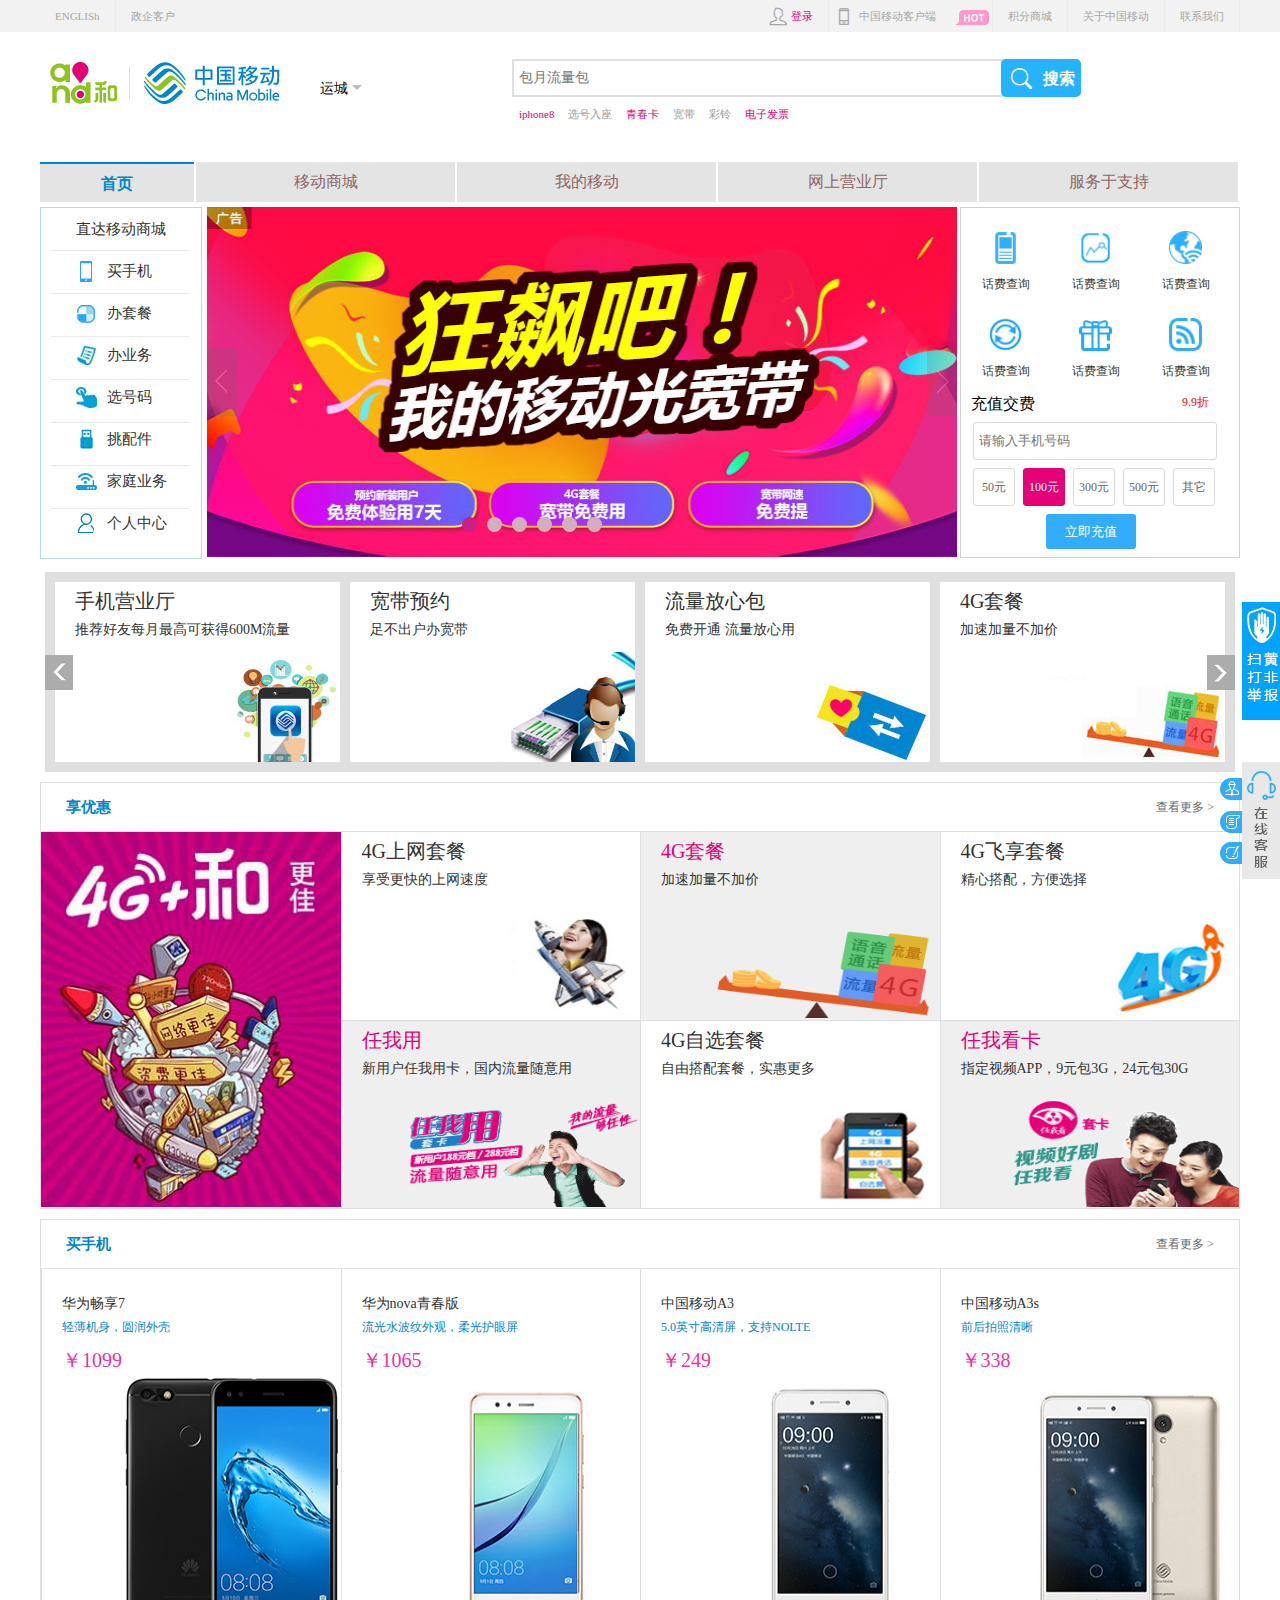
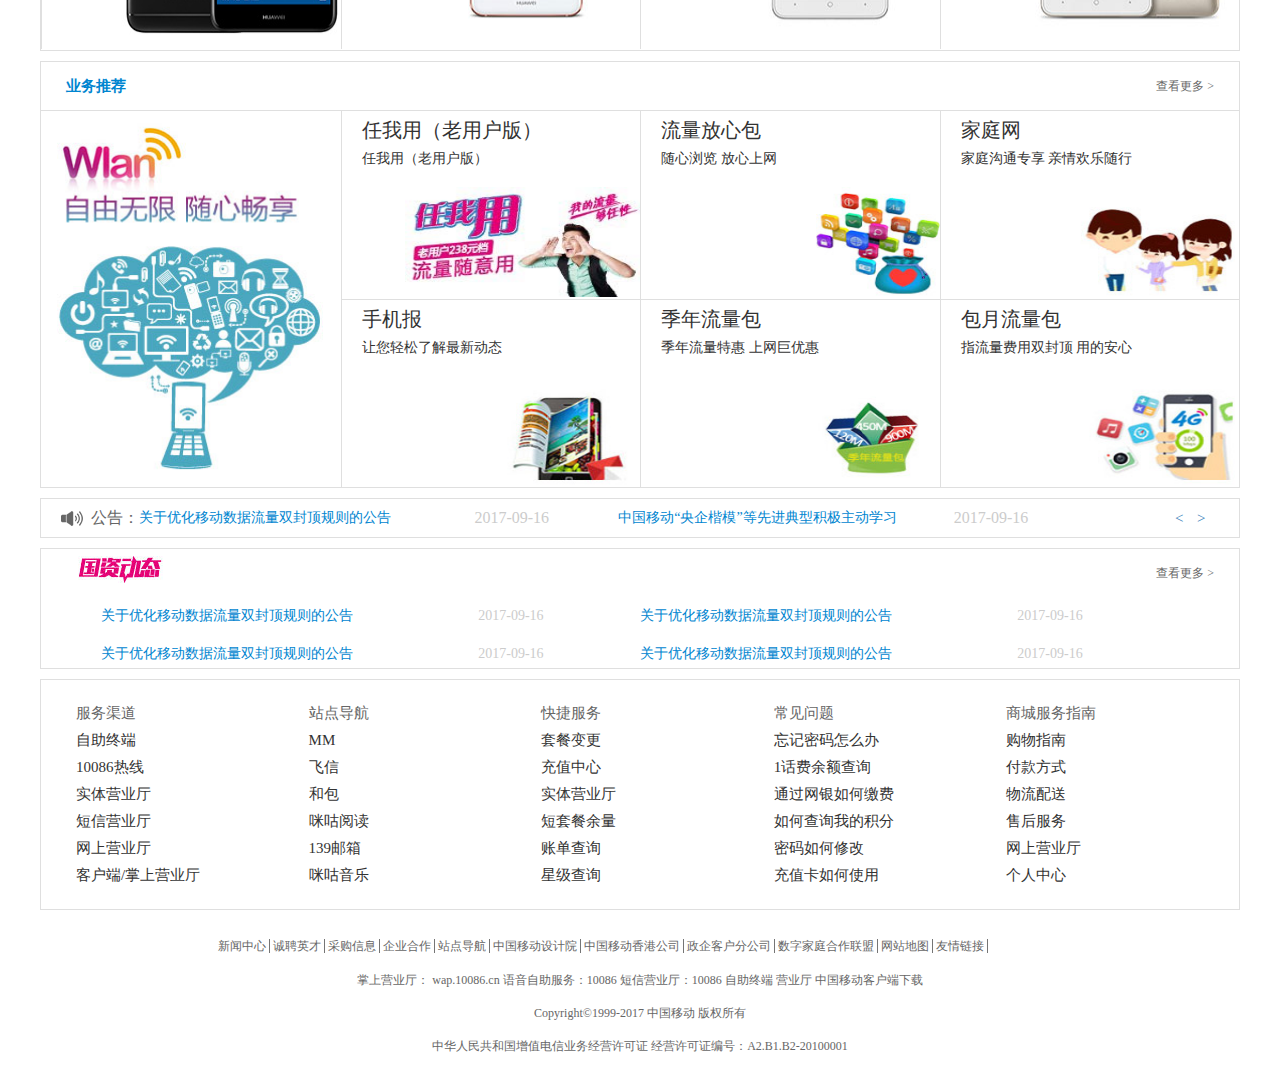
<file: index.html>
<!DOCTYPE html>
<html lang="en">
<head>
	<meta charset="UTF-8">
	<title>移动</title>
	<link rel="stylesheet" href="css/index.css">
	<script src="js/animate.js"></script>
	<script src="js/index.js"></script>
	<link rel="stylesheet" href="iconfont/iconfont.css">
</head>
<body>	
<!-- 头部 -->
<header>
	<div class="header-main">
		<div class="header-main-left">
			<em>ENGLISh</em>
			<a href="" class="header-main-weizi2">政企客户</a>
		</div>
		<ul class="header-main-right">			
			<li>
				<a href="" class="header-main-weizi1">联系我们 </a>
			</li>
			<li>
				<a href="" class="header-main-weizi1">关于中国移动
				</a>
			</li>
			<li>
				<a href="" class="header-main-weizi1">积分商城 </a>
			</li>
			<li>
				<a href="" class="header-main-weizi1  aa">
					<div class="header-main-icon n4">
						<img src="img/n3.gif" alt="">
					</div>
					中国移动客户端&nbsp;&nbsp;&nbsp;&nbsp;			
					<div class="header-main-icon n2">
						<i class="icon icon-shouji"></i>
					</div>
					<div class="erweima">
						<img src="img/ewm.jpg" alt="">
						<p>扫一扫，随时查话费！</p>
					</div>
				</a>
			</li>
			<li>
				<a href="" class="header-main-weizi1 bb">登录
					<div class="header-main-icon n1">
						<strong>							
							<i class="icon icon-yonghu"></i>
						</strong>
					</div>
				</a>
			</li>
		</ul>
	</div>
</header>
<!-- 头部结束 -->
<!-- 导航开始 -->
<div class="nav-box">
	<div class="nav-pic">
		<img src="img/logo.png" alt="">
	</div>
	<div class="nav-dz">
		<span>运城</span>
		<div class="sanjiaoxing"></div>
	</div>
	<div class="nav-form">
		<input type="text" placeholder="包月流量包" class="nav-input" title="关键字必须至少有一个汉字或英文字母">
		<div class="nav-input-right">
			<div class="header-main-icon n3">
				<i class="icon icon-sousuo"></i>
			</div>
			<strong>搜索</strong>
		</div>
		<ul class="nav-ul">
			<li>
				<a href="">iphone8</a>
			</li>
			<li>
				<a href="">选号入座</a>
			</li>
			<li>
				<a href="">青春卡</a>
			</li>
			<li>
				<a href="">宽带</a>
			</li>
			<li>
				<a href="">彩铃</a>
			</li>
			<li>
				<a href="">电子发票 </a>
			</li>
		</ul>
	</div>
</div>
<!-- 导航结束 -->

<!-- banner开始 -->
<div class="banner">
	<div class="banner-nav">
		<a href="" class="banner-nav-left">
			<div class="banner-list-wenzi4">首页</div>
		</a>
		<div class="banner-right1">移动商城
			<div class="banner-rightson">
				<p>买手机</p>
				<p>办套餐</p>
				<p>办业务</p>
				<p>挑配件</p>
				<p>立即充值</p>
				<p>个人中心</p>
				<p>合约机</p>
			</div>
		</div>
		<div class="banner-right1">我的移动
			<div class="banner-rightson">
				<p>我的账户</p>
				<p>套餐余量查询</p>
				<p>业务状态查询</p>
				<p>详单查询</p>
				<p>状态查询</p>
				<p>积分查询</p>
				<p>星级查询</p>
			</div>
		</div>
		<div class="banner-right1">网上营业厅
			<div class="banner-rightson">
				<p>网上充值</p>
				<p>话费服务</p>
				<p>资费套餐</p>
				<p>选号入网</p>
				<p>优惠购机</p>
				<p>业务办理</p>
				<p>优惠促销</p>
			</div>
		</div>
		<div class="banner-right1">服务于支持
			<div class="banner-rightson">
				<p>产品</p>
				<p>资费专区</p>
				<p>快带专区</p>
				<p>国际/港澳台</p>
				<p>中国移动营业厅</p>
				<p>手机营业厅</p>
				<p>大数据应用</p>
			</div>
		</div>
	</div>
	<div class="banner-list-box">
		<h1>
			<a href="" class="banner-list-wenzi1">直达移动商城</a>
		</h1>
		<ul class="banner-list">
			<li>
				<div class="banner-bn-pic">
					<img src="img/bn1.gif" alt="">
				</div>				
				<a href="" class="banner-list-wenzi1">买手机</a>
			</li>
			<li>
				<div class="banner-bn-pic">
					<img src="img/bn2.gif" alt="">
				</div>	
				<a href="" class="banner-list-wenzi1">办套餐</a>
			</li>
			<li>
				<div class="banner-bn-pic">
					<img src="img/bn3.gif" alt="">
				</div>	
				<a href="" class="banner-list-wenzi1">办业务</a>
			</li>
			<li>
				<div class="banner-bn-pic">
					<img src="img/bn4.jpg" alt="">
				</div>	
				<a href="" class="banner-list-wenzi1">选号码</a>
			</li>
			<li>
				<div class="banner-bn-pic">
					<img src="img/bn5.gif" alt="">
				</div>	
				<a href="" class="banner-list-wenzi1">挑配件</a>
			</li>
			<li>
				<div class="banner-bn-pic">
					<img src="img/bn6.png" alt="">
				</div>	
				<a href="" class="banner-list-wenzi1">家庭业务</a>
			</li>
			<li>
				<div class="banner-bn-pic">
					<img src="img/bn7.jpg" alt="">
				</div>	
				<a href="" class="banner-list-wenzi1">个人中心</a>
			</li>
		</ul>
	</div>
	<div class="banlist">
	<ul class="banner-pic">
		<li>
			<a href="">
				<img src="img/b1.jpg" alt="" title="开学就用青春卡">
			</a>
		</li>
		<li>
			<a href="">
				<img src="img/b2.jpg" alt="" title="开学就用青春卡">
			</a>
		</li>
	
		<li>
			<a href="">
				<img src="img/b3.jpg" alt="" title="开学就用青春卡">
			</a>
		</li>
	
		<li>
			<a href="">
				<img src="img/b4.jpg" alt="" title="开学就用青春卡">
			</a>
		</li>
	
		<li>
			<a href="">
				<img src="img/b5.jpg" alt="" title="开学就用青春卡">
			</a>
		</li>
	
		<li>
			<a href="">
				<img src="img/b6.jpg" alt="" title="开学就用青春卡">
			</a>
		</li>
	</ul>
	<div class="banner-left"></div>
	<div class="banner-right"></div>
	<ul class="bth-list">
		<li title="开学就用青春卡" class="bth"></li>
		<li title="欢畅吧，我的话费"></li>
		<li title="话费流量特权日"></li>
		<li title="狂飙吧，我的移动光宽带"></li>
		<li title="视频好剧任我看"></li>
		<li title="一带一路"></li>
	</ul>
	</div>
	<div class="banner-main-right">
		<div class="banner-right-top">
			<div class="banner-right-top-son">
				<a href="" class="top-son">
					<img src="img/bn8.gif" alt="">
				</a>
				<span>话费查询</span>
			</div>
			<div class="banner-right-top-son">
				<a href="" class="top-son">
					<img src="img/bn9.gif" alt="">
				</a>
				<span>话费查询</span>
			</div>
			<div class="banner-right-top-son">
				<a href="" class="top-son">
					<img src="img/bn10.png" alt="">
				</a>
				<span>话费查询</span>
			</div>
			<div class="banner-right-top-son">
				<a href="" class="top-son">
					<img src="img/bn11.gif" alt="">
				</a>
				<span>话费查询</span>
			</div>
			<div class="banner-right-top-son">
				<a href="" class="top-son">
					<img src="img/bn12.gif" alt="">
				</a>
				<span>话费查询</span>
			</div>
			<div class="banner-right-top-son">
				<a href="" class="top-son">
					<img src="img/bn13.gif" alt="">
				</a>
				<span>话费查询</span>
			</div>
		</div>
		<div class="banner-chongzhi">
			<div class="banner-xzjf">
				<a href="" class="banner-czjf-wenzi">充值交费</a>
				<span>9.9折</span>
			</div>
			<input type="text" class="banner-input" placeholder="请输入手机号码">
			<div class="banner-cz">
				<a href="" class="banner-cz-son">50元</a>
				<a href="" class="banner-cz-son">100元</a>
				<a href="" class="banner-cz-son">300元</a>
				<a href="" class="banner-cz-son">500元</a>
				<a href="" class="banner-cz-son">其它</a>
			</div>
			<input type="text" value="立即充值" class="ljcz">
		</div>
	</div>
</div>
<!-- banner结束 -->
<!-- 优惠促销开始 -->
<div class="yhcx-box">
	<div class="yhcx-left"></div>
	<div class="yhcx-right"></div>
	<div class="yhcx-main">
		<div class="yhcx-main-son">
			<a href="" class="yhcx-son-wenzi">
				<div class="wenzi1">手机营业厅</div>
				<div class="wenzi2">推荐好友每月最高可获得600M流量</div>
			</a>
			<a href="" class="yhcx-img" title="手机营业厅">
				<img src="img/cx2.jpg" alt="">
			</a>
		</div>
		<div class="yhcx-main-son">
			<a href="" class="yhcx-son-wenzi">
				<div class="wenzi1">宽带预约</div>
				<div class="wenzi2">足不出户办宽带</div>
			</a>
			<a href="" class="yhcx-img" title="宽带预约">
				<img src="img/cx3.jpg" alt="">
			</a>
		</div>
		<div class="yhcx-main-son">
			<a href="" class="yhcx-son-wenzi">
				<div class="wenzi1">流量放心包</div>
				<div class="wenzi2">免费开通 流量放心用</div>
			</a>
			<a href="" class="yhcx-img" title="流量放心包">
				<img src="img/cx4.jpg" alt="">
			</a>
		</div>
		<div class="yhcx-main-son">
			<a href="" class="yhcx-son-wenzi">
				<div class="wenzi1">4G套餐</div>
				<div class="wenzi2">加速加量不加价</div>
			</a>
			<a href="" class="yhcx-img" title="4G套餐">
				<img src="img/cx5.jpg" alt="">
			</a>
		</div>
		<div class="yhcx-main-son">
			<a href="" class="yhcx-son-wenzi">
				<div class="wenzi1">4G套餐</div>
				<div class="wenzi2">加速加量不加价</div>
			</a>
			<a href="" class="yhcx-img" title="4G套餐">
				<img src="img/cx5.jpg" alt="">
			</a>
		</div>
		<div class="yhcx-main-son">
			<a href="" class="yhcx-son-wenzi">
				<div class="wenzi1">宽带预约</div>
				<div class="wenzi2">足不出户办宽带</div>
			</a>
			<a href="" class="yhcx-img" title="宽带预约">
				<img src="img/cx3.jpg" alt="">
			</a>
		</div>
		<div class="yhcx-main-son">
			<a href="" class="yhcx-son-wenzi">
				<div class="wenzi1">流量放心包</div>
				<div class="wenzi2">免费开通 流量放心用</div>
			</a>
			<a href="" class="yhcx-img" title="流量放心包">
				<img src="img/cx4.jpg" alt="">
			</a>
		</div>
		<div class="yhcx-main-son">
			<a href="" class="yhcx-son-wenzi">
				<div class="wenzi1">手机营业厅</div>
				<div class="wenzi2">推荐好友每月最高可获得600M流量</div>
			</a>
			<a href="" class="yhcx-img" title="手机营业厅">
				<img src="img/cx2.jpg" alt="">
			</a>
		</div>
	</div>
</div>
<!-- 优惠促销结束 -->
<!-- 享优惠开始 -->
<div class="xyh-box">
	<div class="xyh-title">
		<span>享优惠</span>
		<a href="" class="xyh-title-right">查看更多 &gt;</a>
	</div>
	<div class="xyh-main">
		<div class="xyh-main-son1">
			<img src="img/xyh1.jpg" alt="" title="4G+和更佳">
		</div>
		<div class="xyh-main-son2" title="4G上网套餐">
			<div class="xyh-4g">
				<a href="" class="yhcx-son-wenzi">
					<div class="wenzi1">4G上网套餐</div>
					<div class="wenzi2">享受更快的上网速度</div>
				</a>
				<a href="" class="yhcx-img xyh">
					<img src="img/xyh2.jpg" alt="">
				</a>
			</div>
			<div class="xyh-4g y1" title="任我用">
				<a href="" class="yhcx-son-wenzi">
					<div class="wenzi1">任我用</div>
					<div class="wenzi2">新用户任我用卡，国内流量随意用</div>
				</a>
				<a href="" class="yhcx-img xyh">
					<img src="img/xyh3.png" alt="">
				</a>
			</div>		
		</div>
		<div class="xyh-main-son2">
			<div class="xyh-4g y1" title="4G套餐">
				<a href="" class="yhcx-son-wenzi">
					<div class="wenzi1">4G套餐</div>
					<div class="wenzi2">加速加量不加价</div>
				</a>
				<a href="" class="yhcx-img xyh">
					<img src="img/xyh4.jpg" alt="">
				</a>
			</div>
			<div class="xyh-4g" title="4G自选套餐">
				<a href="" class="yhcx-son-wenzi">
					<div class="wenzi1">4G自选套餐</div>
					<div class="wenzi2">自由搭配套餐，实惠更多</div>
				</a>
				<a href="" class="yhcx-img xyh">
					<img src="img/xyh6.jpg" alt="">
				</a>
			</div>		
		</div>
		<div class="xyh-main-son2">
			<div class="xyh-4g" title="4G飞享套餐">
				<a href="" class="yhcx-son-wenzi">
					<div class="wenzi1">4G飞享套餐</div>
					<div class="wenzi2">精心搭配，方便选择</div>
				</a>
				<a href="" class="yhcx-img xyh">
					<img src="img/xyh7.jpg" alt="">
				</a>
			</div>
			<div class="xyh-4g y1" title="任我看卡">
				<a href="" class="yhcx-son-wenzi">
					<div class="wenzi1">任我看卡</div>
					<div class="wenzi2">指定视频APP，9元包3G，24元包30G</div>
				</a>
				<a href="" class="yhcx-img xyh">
					<img src="img/xyh8.gif" alt="">
				</a>
			</div>		
		</div>
	</div>
</div>
<!--享优惠开始 -->
<!-- 买手机开始 -->
<div class="xyh-box msj-box">
	<div class="xyh-title">
		<span>买手机</span>
		<a href="" class="xyh-title-right">查看更多 &gt;</a>
	</div>
	<div class="xyh-main msj-main">
		<div class="xyh-main-son2 msj-son2">
			<a href="" class="yhcx-son-wenzi">
				<div class="wenzi1 mjs-wenzi1">华为畅享7</div>
				<div class="wenzi2 mjs-wenzi2">轻薄机身，圆润外壳</div>
				<a href="" class="wenzi1 msj-wenzi3">￥1099</a>
			</a>
			<a href="" class="yhcx-img msj-pic" title="新品上市">
				<img src="img/sj1.jpg" alt="">
			</a>		
		</div>
		<div class="xyh-main-son2 msj-son2">
			<a href="" class="yhcx-son-wenzi">
				<div class="wenzi1 mjs-wenzi1">华为nova青春版</div>
				<div class="wenzi2 mjs-wenzi2">流光水波纹外观，柔光护眼屏</div>
				<a href="" class="wenzi1 msj-wenzi3">￥1065</a>
			</a>
			<a href="" class="yhcx-img msj-pic" title="华为nova青春版 4G+64G">
				<img src="img/sj2.jpg" alt="">
			</a>		
		</div>
		<div class="xyh-main-son2 msj-son2">
			<a href="" class="yhcx-son-wenzi">
				<div class="wenzi1 mjs-wenzi1">中国移动A3</div>
				<div class="wenzi2 mjs-wenzi2">5.0英寸高清屏，支持NOLTE</div>
				<a href="" class="wenzi1 msj-wenzi3">￥249</a>
			</a>
			<a href="" class="yhcx-img msj-pic" title="中国移动A3 移动4G手机">
				<img src="img/sj3.jpg" alt="">
			</a>		
		</div>
		<div class="xyh-main-son2 msj-son2">
			<a href="" class="yhcx-son-wenzi">
				<div class="wenzi1 mjs-wenzi1">中国移动A3s </div>
				<div class="wenzi2 mjs-wenzi2">前后拍照清晰</div>
				<a href="" class="wenzi1 msj-wenzi3">￥338</a>
			</a>
			<a href="" class="yhcx-img msj-pic" title="中国移动A3s">
				<img src="img/sj4.jpg" alt="">
			</a>		
		</div>
	</div>
</div>
<!-- 买手机结束 -->
<!-- 享优惠开始 -->
<div class="xyh-box">
	<div class="xyh-title">
		<span>业务推荐</span>
		<a href="" class="xyh-title-right">查看更多 &gt;</a>
	</div>
	<div class="xyh-main">
		<div class="xyh-main-son1">
			<img src="img/yw1.jpg" alt="" title="WLAN资费">
		</div>
		<div class="xyh-main-son2">
			<div class="xyh-4g">
				<a href="" class="yhcx-son-wenzi">
					<div class="wenzi1">任我用（老用户版）</div>
					<div class="wenzi2">任我用（老用户版）</div>
				</a>
				<a href="" class="yhcx-img msj"title="任我用" >
					<img src="img/yw2.jpg" alt="">
				</a>
			</div>
			<div class="xyh-4g">
				<a href="" class="yhcx-son-wenzi">
					<div class="wenzi1">手机报</div>
					<div class="wenzi2">让您轻松了解最新动态</div>
				</a>
				<a href="" class="yhcx-img msj" title="手机版">
					<img src="img/yw3.jpg" alt="">
				</a>
			</div>		
		</div>
		<div class="xyh-main-son2">
			<div class="xyh-4g">
				<a href="" class="yhcx-son-wenzi">
					<div class="wenzi1">流量放心包</div>
					<div class="wenzi2">随心浏览 放心上网</div>
				</a>
				<a href="" class="yhcx-img msj" title="流量放心包">
					<img src="img/yw4.jpg" alt="">
				</a>
			</div>
			<div class="xyh-4g">
				<a href="" class="yhcx-son-wenzi">
					<div class="wenzi1">季年流量包</div>
					<div class="wenzi2">季年流量特惠 上网巨优惠</div>
				</a>
				<a href="" class="yhcx-img msj" title="季年流量包">
					<img src="img/yw6.jpg" alt="">
				</a>
			</div>		
		</div>
		<div class="xyh-main-son2">
			<div class="xyh-4g">
				<a href="" class="yhcx-son-wenzi">
					<div class="wenzi1">家庭网</div>
					<div class="wenzi2">家庭沟通专享 亲情欢乐随行</div>
				</a>
				<a href="" class="yhcx-img msj" title="家庭网">
					<img src="img/yw7.jpg" alt="">
				</a>
			</div>
			<div class="xyh-4g">
				<a href="" class="yhcx-son-wenzi">
					<div class="wenzi1">包月流量包</div>
					<div class="wenzi2">指流量费用双封顶 用的安心</div>
				</a>
				<a href="" class="yhcx-img msj" title="包月流量包">
					<img src="img/yw9.jpg" alt="">
				</a>
			</div>		
		</div>
	</div>
</div>
<!--享优惠开始 -->
<!-- 公告开始 -->
<div class="gongao-box">
	<span>
		<a href="">公告：</a>
	</span>
	<ul class="gg-main">
		<li class="ggli">
			<a href="" class="gg-mian-son" title="关于优化移动数据流量双封顶规则的公告">关于优化移动数据流量双封顶规则的公告</a>
			<span>2017-09-16</span>
		</li>
		<li class="ggli">
			<a href="" class="gg-mian-son" title="关于优化移动数据流量双封顶规则的公告">中国移动“央企楷模”等先进典型积极主动学习</a>
			<span>2017-09-16</span>			
		</li>
		<li>
			<a href="" class="gg-mian-son" title="关于优化移动数据流量双封顶规则的公告">双十一福利，1.5GB境外流量免费送！</a>
			<span>2017-09-16</span>
		</li>
		<li>
			<a href="" class="gg-mian-son" title="关于优化移动数据流量双封顶规则的公告">关于中国移动通信集团山西有限公司引入电子渠道分销合作伙伴的公告</a>
			<span>2017-09-16</span>			
		</li>
	</ul>
	<div class="gg-jian">
		<div class="gg-jian-left">&lt;</div>
		<div class="gg-jian-left">&gt;</div>
	</div>
</div>
<!-- 公告结束 -->
<!-- 国资动态开始 -->
<div class="gzdt-box">
	<div class="xyh-title">
		<img src="img/gz1.jpg" alt="">
		<a href="" class="xyh-title-right">查看更多 &gt;</a>
	</div>
	<ul class="gz-main">
		<li>
			<a href="" class="gz-mian-son" title="关于优化移动数据流量双封顶规则的公告">关于优化移动数据流量双封顶规则的公告</a>
			<span>2017-09-16</span>
		</li>
		<li>
			<a href="" class="gz-mian-son" title="关于优化移动数据流量双封顶规则的公告">关于优化移动数据流量双封顶规则的公告</a>
			<span>2017-09-16</span>			
		</li>
		<li>
			<a href="" class="gz-mian-son" title="关于优化移动数据流量双封顶规则的公告">关于优化移动数据流量双封顶规则的公告</a>
			<span>2017-09-16</span>
		</li>
		<li>
			<a href="" class="gz-mian-son" title="关于优化移动数据流量双封顶规则的公告">关于优化移动数据流量双封顶规则的公告</a>
			<span>2017-09-16</span>			
		</li>
	</ul>
</div>
<!-- 国资动态结束 -->
<!-- 售后开始 -->
<div class="shh-box">
	<div class="shh-son">
		<a href="" class="shh-son-top">服务渠道</a>
		<div class="shh-son-bottom">
			<a href="" class="shh-wenzi">自助终端</a>
			<a href="" class="shh-wenzi">10086热线</a>
			<a href="" class="shh-wenzi">实体营业厅</a>
			<a href="" class="shh-wenzi">短信营业厅</a>
			<a href="" class="shh-wenzi">网上营业厅</a>
			<a href="" class="shh-wenzi">客户端/掌上营业厅</a>
		</div>
	</div>
	<div class="shh-son">
		<a href="" class="shh-son-top">站点导航</a>
		<div class="shh-son-bottom">
			<a href="" class="shh-wenzi">MM</a>
			<a href="" class="shh-wenzi">飞信</a>
			<a href="" class="shh-wenzi">和包</a>
			<a href="" class="shh-wenzi">咪咕阅读</a>
			<a href="" class="shh-wenzi">139邮箱</a>
			<a href="" class="shh-wenzi">咪咕音乐</a>
		</div>
	</div>
	<div class="shh-son">
		<a href="" class="shh-son-top">快捷服务</a>
		<div class="shh-son-bottom">
			<a href="" class="shh-wenzi">套餐变更</a>
			<a href="" class="shh-wenzi">充值中心</a>
			<a href="" class="shh-wenzi">实体营业厅</a>
			<a href="" class="shh-wenzi">短套餐余量</a>
			<a href="" class="shh-wenzi">账单查询</a>
			<a href="" class="shh-wenzi">星级查询</a>
		</div>
	</div>
	<div class="shh-son">
		<a href="" class="shh-son-top">常见问题</a>
		<div class="shh-son-bottom">
			<a href="" class="shh-wenzi">忘记密码怎么办</a>
			<a href="" class="shh-wenzi">1话费余额查询</a>
			<a href="" class="shh-wenzi">通过网银如何缴费</a>
			<a href="" class="shh-wenzi">如何查询我的积分</a>
			<a href="" class="shh-wenzi">密码如何修改</a>
			<a href="" class="shh-wenzi">充值卡如何使用</a>
		</div>
	</div>
	<div class="shh-son">
		<a href="" class="shh-son-top">商城服务指南</a>
		<div class="shh-son-bottom">
			<a href="" class="shh-wenzi">购物指南</a>
			<a href="" class="shh-wenzi">付款方式</a>
			<a href="" class="shh-wenzi">物流配送</a>
			<a href="" class="shh-wenzi">售后服务</a>
			<a href="" class="shh-wenzi">网上营业厅</a>
			<a href="" class="shh-wenzi">个人中心</a>
		</div>
	</div>
</div>
<!-- 售后结束 -->
<!-- 页脚开始 -->
<div class="yj-box">
	<ul class="footer-bottom-center-sons">
		<li><a href="">新闻中心</a></li>
		<li><a href="">诚聘英才</a></li>
		<li><a href="">采购信息</a></li>
		<li><a href="">企业合作</a></li>
		<li><a href="">站点导航</a></li>
		<li><a href="">中国移动设计院</a></li>
		<li><a href="">中国移动香港公司</a></li>
		<li><a href="">政企客户分公司</a></li>
		<li><a href="">数字家庭合作联盟</a></li>
		<li><a href="">网站地图</a></li>
		<li><a href="">友情链接</a></li>
	</ul>
	<div class="footer-bottom-center-sons">
		<span>掌上营业厅：</span>
		<a href="" class="yj-wenzi">wap.10086.cn</a>
		<span> 语音自助服务：10086  短信营业厅：10086 </span>
		<a href="" class="yj-wenzi">自助终端</a>
		<a href="" class="yj-wenzi">营业厅</a>
		<a href="" class="yj-wenzi">中国移动客户端下载</a>
	</div>
	<div class="footer-bottom-center-sons">
		<span>Copyright©1999-2017  中国移动  版权所有</span>
	</div>
	<div class="footer-bottom-center-sons">
		<span>中华人民共和国增值电信业务经营许可证  </span>
		<span>经营许可证编号：A2.B1.B2-20100001</span>
	</div>
</div>
<!-- 页脚结束 -->
<!-- 固定定位 -->
<div class="shdf-box">
	<a href="">
		<img src="img/shdf.jpg" alt="">
	</a>
</div>
<div class="shdf-box1">
	<a href="">
		<img src="img/kf.gif" alt="">
	</a>
</div>
<div class="zxzx">
	<a href="">
		<img src="img/zxzx.gif" alt="">
	</a>
</div>
<div class="zxzx z1">
	<a href="">
		<img src="img/cjwt.gif" alt="">
	</a>
</div>
<div class="zxzx z2">
	<a href="">
		<img src="img/tsjy.gif" alt="">
	</a>
</div>
</body>
</html>
</file>
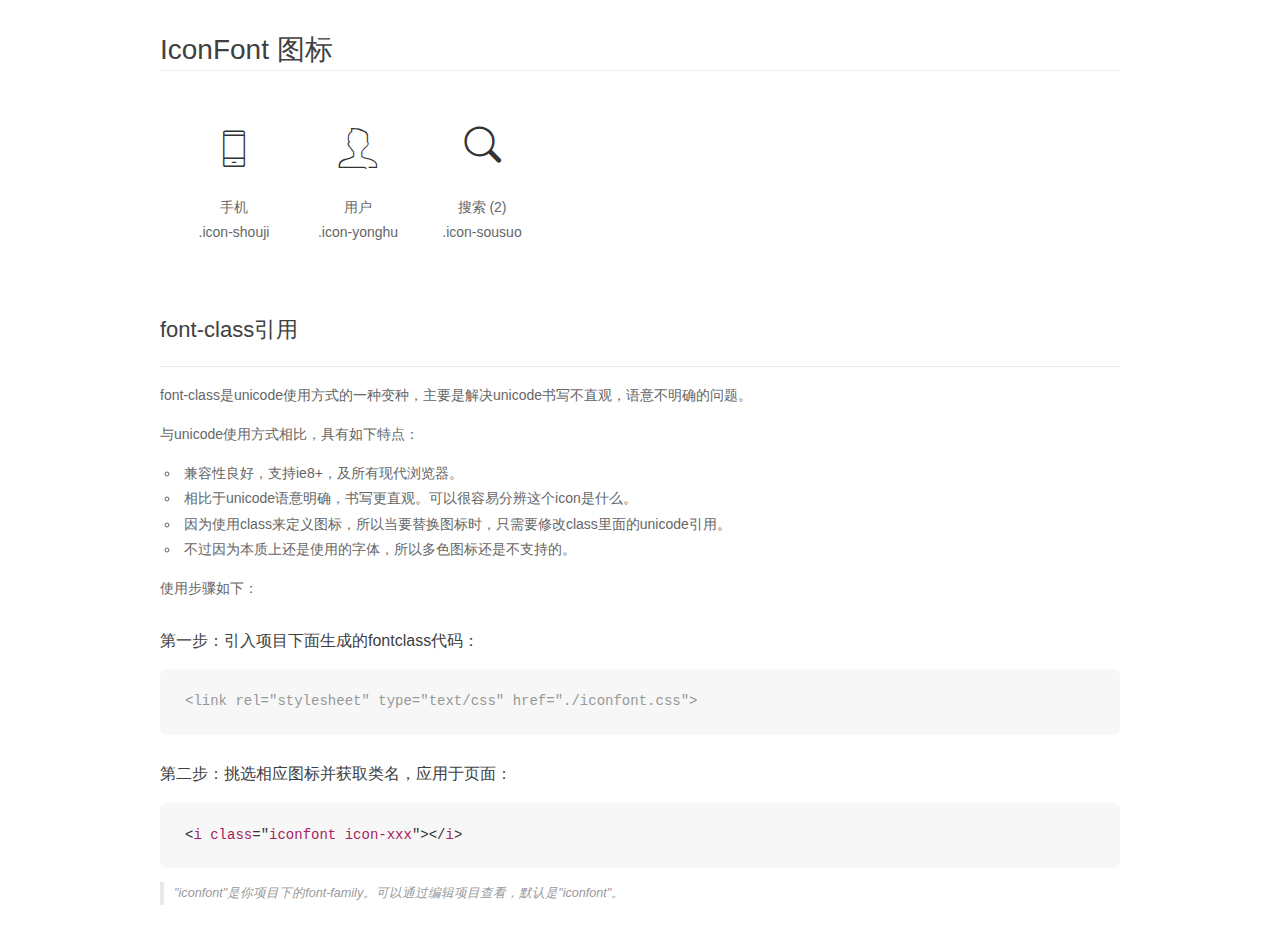
<file: iconfont/demo_fontclass.html>
<!DOCTYPE html>
<html>
<head>
    <meta charset="utf-8"/>
    <title>IconFont</title>
    <link rel="stylesheet" href="demo.css">
    <link rel="stylesheet" href="iconfont.css">
</head>
<body>
    <div class="main markdown">
        <h1>IconFont 图标</h1>
        <ul class="icon_lists clear">
            
                <li>
                <i class="icon iconfont icon-shouji"></i>
                    <div class="name">手机</div>
                    <div class="fontclass">.icon-shouji</div>
                </li>
            
                <li>
                <i class="icon iconfont icon-yonghu"></i>
                    <div class="name">用户</div>
                    <div class="fontclass">.icon-yonghu</div>
                </li>
            
                <li>
                <i class="icon iconfont icon-sousuo"></i>
                    <div class="name">搜索 (2)</div>
                    <div class="fontclass">.icon-sousuo</div>
                </li>
            
        </ul>

        <h2 id="font-class-">font-class引用</h2>
        <hr>

        <p>font-class是unicode使用方式的一种变种，主要是解决unicode书写不直观，语意不明确的问题。</p>
        <p>与unicode使用方式相比，具有如下特点：</p>
        <ul>
        <li>兼容性良好，支持ie8+，及所有现代浏览器。</li>
        <li>相比于unicode语意明确，书写更直观。可以很容易分辨这个icon是什么。</li>
        <li>因为使用class来定义图标，所以当要替换图标时，只需要修改class里面的unicode引用。</li>
        <li>不过因为本质上还是使用的字体，所以多色图标还是不支持的。</li>
        </ul>
        <p>使用步骤如下：</p>
        <h3 id="-fontclass-">第一步：引入项目下面生成的fontclass代码：</h3>


        <pre><code class="lang-js hljs javascript"><span class="hljs-comment">&lt;link rel="stylesheet" type="text/css" href="./iconfont.css"&gt;</span></code></pre>
        <h3 id="-">第二步：挑选相应图标并获取类名，应用于页面：</h3>
        <pre><code class="lang-css hljs">&lt;<span class="hljs-selector-tag">i</span> <span class="hljs-selector-tag">class</span>="<span class="hljs-selector-tag">iconfont</span> <span class="hljs-selector-tag">icon-xxx</span>"&gt;&lt;/<span class="hljs-selector-tag">i</span>&gt;</code></pre>
        <blockquote>
        <p>"iconfont"是你项目下的font-family。可以通过编辑项目查看，默认是"iconfont"。</p>
        </blockquote>
    </div>
</body>
</html>
</file>
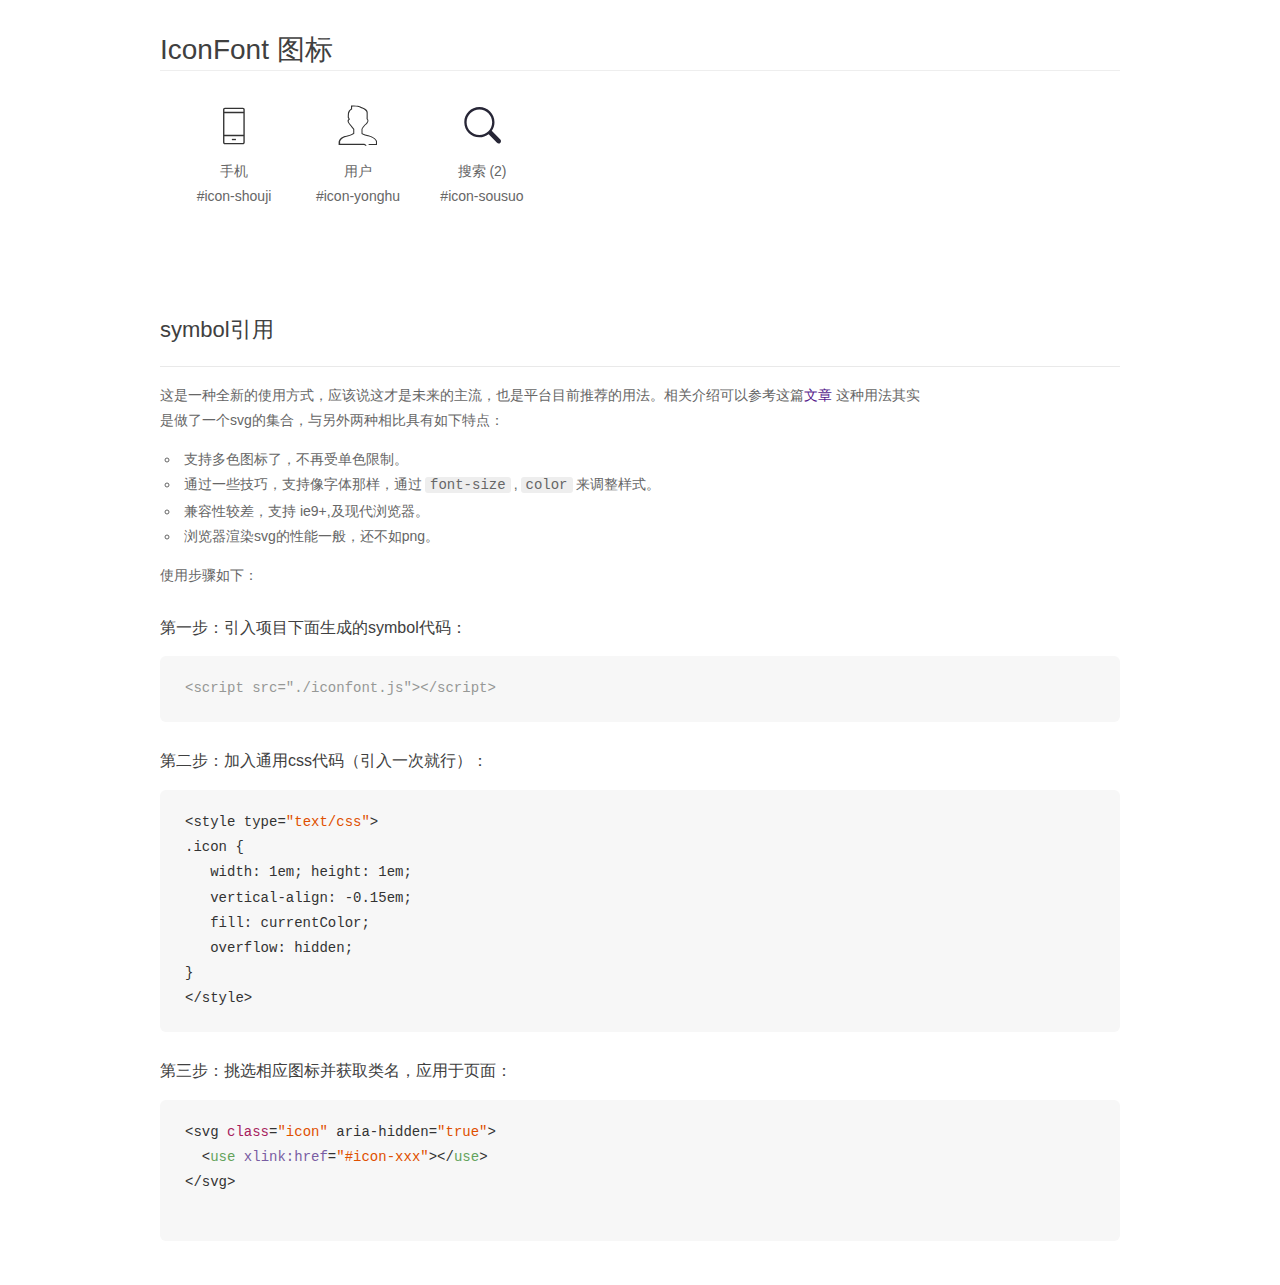
<file: iconfont/demo_symbol.html>
<!DOCTYPE html>
<html>
<head>
    <meta charset="utf-8"/>
    <title>IconFont</title>
    <link rel="stylesheet" href="demo.css">
    <script src="iconfont.js"></script>

    <style type="text/css">
        .icon {
          /* 通过设置 font-size 来改变图标大小 */
          width: 1em; height: 1em;
          /* 图标和文字相邻时，垂直对齐 */
          vertical-align: -0.15em;
          /* 通过设置 color 来改变 SVG 的颜色/fill */
          fill: currentColor;
          /* path 和 stroke 溢出 viewBox 部分在 IE 下会显示
             normalize.css 中也包含这行 */
          overflow: hidden;
        }

    </style>
</head>
<body>
    <div class="main markdown">
        <h1>IconFont 图标</h1>
        <ul class="icon_lists clear">
            
                <li>
                    <svg class="icon" aria-hidden="true">
                        <use xlink:href="#icon-shouji"></use>
                    </svg>
                    <div class="name">手机</div>
                    <div class="fontclass">#icon-shouji</div>
                </li>
            
                <li>
                    <svg class="icon" aria-hidden="true">
                        <use xlink:href="#icon-yonghu"></use>
                    </svg>
                    <div class="name">用户</div>
                    <div class="fontclass">#icon-yonghu</div>
                </li>
            
                <li>
                    <svg class="icon" aria-hidden="true">
                        <use xlink:href="#icon-sousuo"></use>
                    </svg>
                    <div class="name">搜索 (2)</div>
                    <div class="fontclass">#icon-sousuo</div>
                </li>
            
        </ul>


        <h2 id="symbol-">symbol引用</h2>
        <hr>

        <p>这是一种全新的使用方式，应该说这才是未来的主流，也是平台目前推荐的用法。相关介绍可以参考这篇<a href="">文章</a>
        这种用法其实是做了一个svg的集合，与另外两种相比具有如下特点：</p>
        <ul>
          <li>支持多色图标了，不再受单色限制。</li>
          <li>通过一些技巧，支持像字体那样，通过<code>font-size</code>,<code>color</code>来调整样式。</li>
          <li>兼容性较差，支持 ie9+,及现代浏览器。</li>
          <li>浏览器渲染svg的性能一般，还不如png。</li>
        </ul>
        <p>使用步骤如下：</p>
        <h3 id="-symbol-">第一步：引入项目下面生成的symbol代码：</h3>
        <pre><code class="lang-js hljs javascript"><span class="hljs-comment">&lt;script src="./iconfont.js"&gt;&lt;/script&gt;</span></code></pre>
        <h3 id="-css-">第二步：加入通用css代码（引入一次就行）：</h3>
        <pre><code class="lang-js hljs javascript">&lt;style type=<span class="hljs-string">"text/css"</span>&gt;
.icon {
   width: <span class="hljs-number">1</span>em; height: <span class="hljs-number">1</span>em;
   vertical-align: <span class="hljs-number">-0.15</span>em;
   fill: currentColor;
   overflow: hidden;
}
&lt;<span class="hljs-regexp">/style&gt;</span></code></pre>
        <h3 id="-">第三步：挑选相应图标并获取类名，应用于页面：</h3>
        <pre><code class="lang-js hljs javascript">&lt;svg <span class="hljs-class"><span class="hljs-keyword">class</span></span>=<span class="hljs-string">"icon"</span> aria-hidden=<span class="hljs-string">"true"</span>&gt;<span class="xml"><span class="hljs-tag">
  &lt;<span class="hljs-name">use</span> <span class="hljs-attr">xlink:href</span>=<span class="hljs-string">"#icon-xxx"</span>&gt;</span><span class="hljs-tag">&lt;/<span class="hljs-name">use</span>&gt;</span>
</span>&lt;<span class="hljs-regexp">/svg&gt;
        </span></code></pre>
    </div>
</body>
</html>
</file>
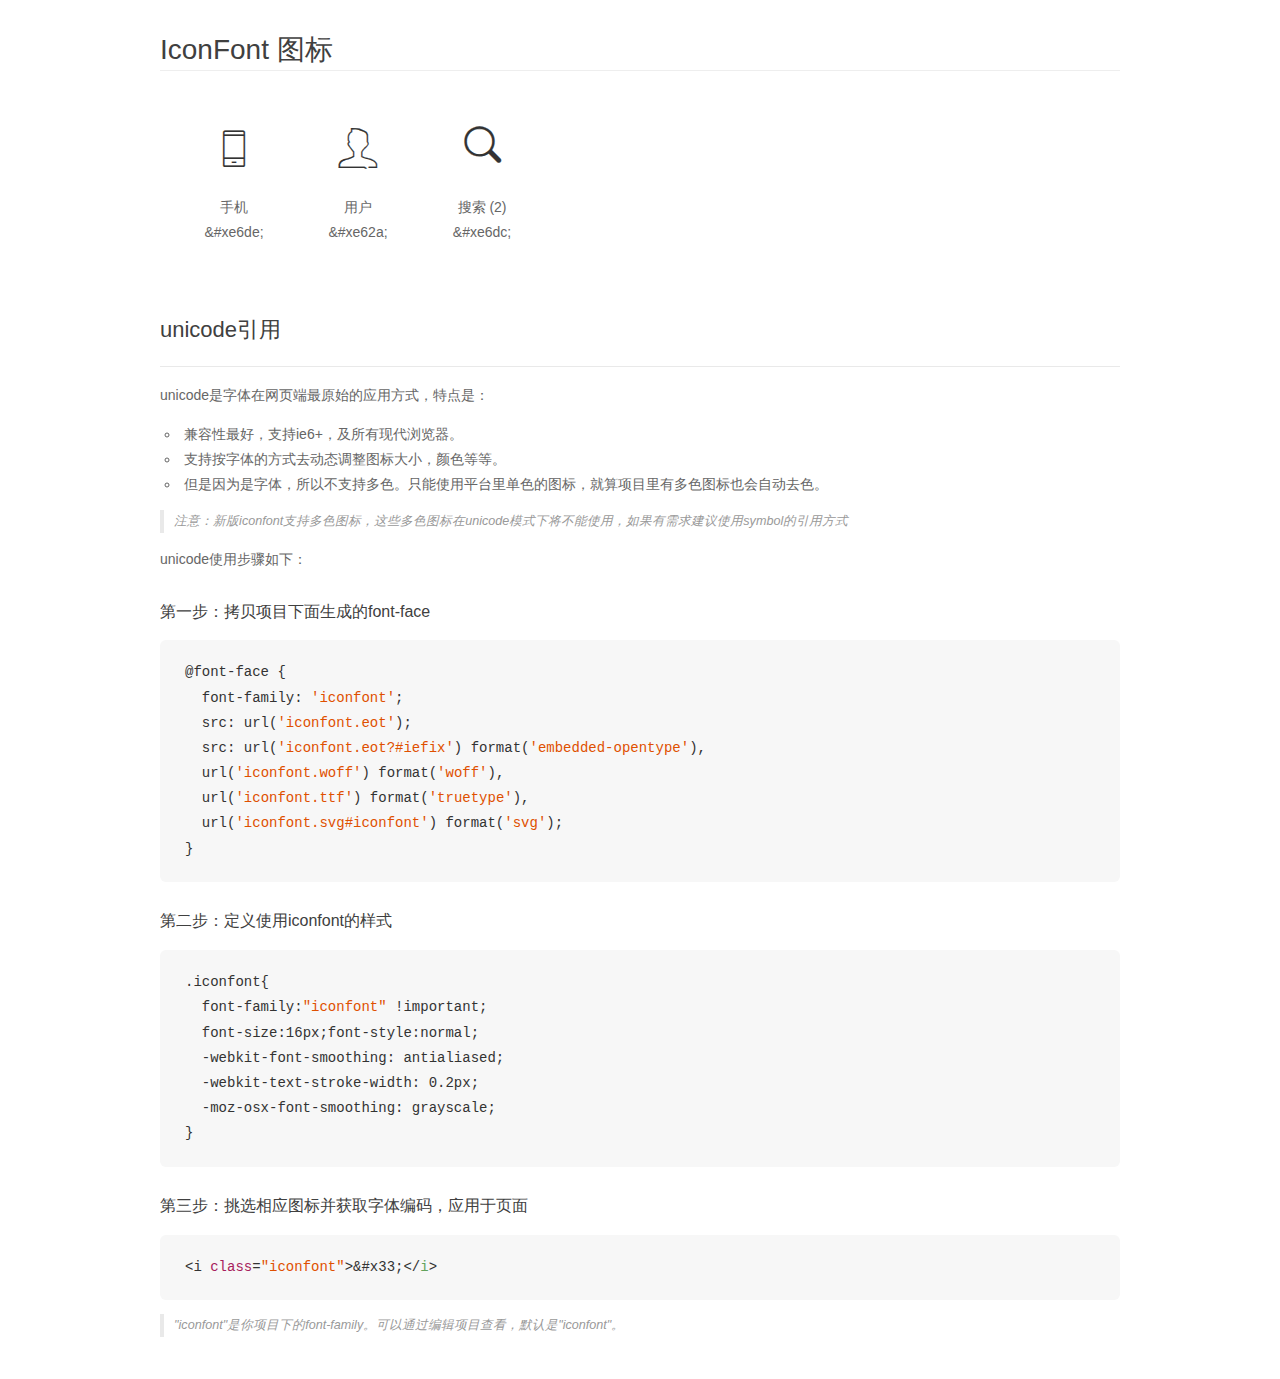
<file: iconfont/demo_unicode.html>
<!DOCTYPE html>
<html>
<head>
    <meta charset="utf-8"/>
    <title>IconFont</title>
    <link rel="stylesheet" href="demo.css">

    <style type="text/css">

        @font-face {font-family: "iconfont";
          src: url('iconfont.eot'); /* IE9*/
          src: url('iconfont.eot#iefix') format('embedded-opentype'), /* IE6-IE8 */
          url('iconfont.woff') format('woff'), /* chrome, firefox */
          url('iconfont.ttf') format('truetype'), /* chrome, firefox, opera, Safari, Android, iOS 4.2+*/
          url('iconfont.svg#iconfont') format('svg'); /* iOS 4.1- */
        }

        .iconfont {
          font-family:"iconfont" !important;
          font-size:16px;
          font-style:normal;
          -webkit-font-smoothing: antialiased;
          -webkit-text-stroke-width: 0.2px;
          -moz-osx-font-smoothing: grayscale;
        }

    </style>
</head>
<body>
    <div class="main markdown">
        <h1>IconFont 图标</h1>
        <ul class="icon_lists clear">
            
                <li>
                <i class="icon iconfont">&#xe6de;</i>
                    <div class="name">手机</div>
                    <div class="code">&amp;#xe6de;</div>
                </li>
            
                <li>
                <i class="icon iconfont">&#xe62a;</i>
                    <div class="name">用户</div>
                    <div class="code">&amp;#xe62a;</div>
                </li>
            
                <li>
                <i class="icon iconfont">&#xe6dc;</i>
                    <div class="name">搜索 (2)</div>
                    <div class="code">&amp;#xe6dc;</div>
                </li>
            
        </ul>
        <h2 id="unicode-">unicode引用</h2>
        <hr>

        <p>unicode是字体在网页端最原始的应用方式，特点是：</p>
        <ul>
        <li>兼容性最好，支持ie6+，及所有现代浏览器。</li>
        <li>支持按字体的方式去动态调整图标大小，颜色等等。</li>
        <li>但是因为是字体，所以不支持多色。只能使用平台里单色的图标，就算项目里有多色图标也会自动去色。</li>
        </ul>
        <blockquote>
        <p>注意：新版iconfont支持多色图标，这些多色图标在unicode模式下将不能使用，如果有需求建议使用symbol的引用方式</p>
        </blockquote>
        <p>unicode使用步骤如下：</p>
        <h3 id="-font-face">第一步：拷贝项目下面生成的font-face</h3>
        <pre><code class="lang-js hljs javascript">@font-face {
  font-family: <span class="hljs-string">'iconfont'</span>;
  src: url(<span class="hljs-string">'iconfont.eot'</span>);
  src: url(<span class="hljs-string">'iconfont.eot?#iefix'</span>) format(<span class="hljs-string">'embedded-opentype'</span>),
  url(<span class="hljs-string">'iconfont.woff'</span>) format(<span class="hljs-string">'woff'</span>),
  url(<span class="hljs-string">'iconfont.ttf'</span>) format(<span class="hljs-string">'truetype'</span>),
  url(<span class="hljs-string">'iconfont.svg#iconfont'</span>) format(<span class="hljs-string">'svg'</span>);
}
</code></pre>
        <h3 id="-iconfont-">第二步：定义使用iconfont的样式</h3>
        <pre><code class="lang-js hljs javascript">.iconfont{
  font-family:<span class="hljs-string">"iconfont"</span> !important;
  font-size:<span class="hljs-number">16</span>px;font-style:normal;
  -webkit-font-smoothing: antialiased;
  -webkit-text-stroke-width: <span class="hljs-number">0.2</span>px;
  -moz-osx-font-smoothing: grayscale;
}
</code></pre>
        <h3 id="-">第三步：挑选相应图标并获取字体编码，应用于页面</h3>
        <pre><code class="lang-js hljs javascript">&lt;i <span class="hljs-class"><span class="hljs-keyword">class</span></span>=<span class="hljs-string">"iconfont"</span>&gt;&amp;#x33;<span class="xml"><span class="hljs-tag">&lt;/<span class="hljs-name">i</span>&gt;</span></span></code></pre>

        <blockquote>
        <p>"iconfont"是你项目下的font-family。可以通过编辑项目查看，默认是"iconfont"。</p>
        </blockquote>
    </div>


</body>
</html>
</file>
<file: css/index.css>
/* 吧一个css文件引入另一个css文件  */
@import url('base.css');
/* 头部开始 */
header{
	width: 100%;
	height: 32px;
	background: #F2F2F2;
}
.icon{
  font-family:"iconfont";
  font-size:18px;
  font-style:normal;
}
.header-main{
	width: 1200px;
	height: 32px;
	margin: 0 auto;
}
.header-main-left{
	width: 218px;
	height: 32px;
	float: left;
}
.header-main-right{/* 
	width: 670px; */
	height: 32px;
	float: right;
}
.header-main-right li{
	height: 32px;
	float: right;
}
.header-main-left em{	
	height: 32px;
	float: left;
	font-size: 11px;
	font-style: normal;
	font-size: 11px;
	line-height: 32px;
	padding: 0 15px;
	color: #A6A6A6;
	border-right: 1px solid #ececec;
}
.header-main-weizi2,.header-main-weizi1{
	/* color: #a6a6a6; */
	padding: 0 15px;
	float: left;
	font-size: 11px;
	line-height: 32px;
	color: #A6A6A6;
}
.header-main-weizi1{
	float: right;
	border-right: 1px solid #ececec;
}
.aa{
	padding: 0;
	position: relative;
	/* padding-right: 5px; */
}
.erweima{
	width: 200px;
	height: 200px;
	position: absolute;
	left: 0px;
	top: 32px;
	z-index: 999;
	background: #fff;
	display: none;
	box-shadow: 0 5px 10px 2px rgba(0, 0, 0,0.2);
}
.erweima img{
	width: 70%;
	margin: 0 auto;
	display: block;
	margin-top: 15px;
}
.erweima p{
	font-size: 16px;
	text-align: center;
	line-height: 40px;
	color: #333;
}
.header-main-icon{
	width: 30px;
	height: 30px;
	float: left;
}
.icon-sousuo{
	font-size: 24px;
	text-align: center;
	line-height: 30px;
	color: #fff;
}
.n1{
	margin-top: 2px;
	margin-right: 2px;
}
.n2{
	width: 30px;
	height: 30px;
	/* margin-top: 5px; */
	float: left;
	font-size: 26px;
	line-height: 20px;
	text-align: center;
	margin-left: 0;
	margin-right: 0;
}
.n4{
	width: 36px;
	height: 22px;
	margin: 0;
	float: right;
	padding: 5px 3px;
	margin-left: 3px;
}
.header-main-right li:hover .n4{
	background: #F2F2F2;
}
.n3{
	margin-top: 5px;
	margin-left: 5px;
}/* 
.header-main-right li:hover{
	background: #fff;
} */
.header-main-right li:hover .header-main-weizi1{
	color: #3CB1FC;
}
.header-main-weizi2:hover{
	color: #3CB1FC;
}
.header-main-left em:hover{
	color: #3CB1FC;
}
.icon-yonghu,.icon-shouji{
	width: 20px;
	height: 30px;
	font-size:18px;
	line-height: 26px;
	color: #A6A6A6;
	font-weight: 800;
	margin: 0 auto;
}
.bb{
	color:  #e40077;
}
.icon-yonghu{
	float: right;
}
.header-main-weizi1:hover .icon-yonghu,.header-main-weizi1:hover .icon-shouji{
	color: #33acfb;
}
/* 头部结束 */
/* 导航开始 */
.nav-box{
	width: 1150px;
	height: 95px;
	margin: 0 auto;
	padding: 15px 50px 15px 50px;
}
.nav-pic{
	float: left;
	width: 230px;
	height:53px;
	margin: auto 0;
	margin-top: 15px;
}
.nav-pic img{
	width: 230px;
	height: 42px;
}
.nav-dz{
	float: left;
	width:62px;
	height: 43px;
	margin: 20px 0 0 20px; 	
}
.nav-dz span{
	font-size: 14px;
	line-height: 43px;
	padding-left:20px;
}
.sanjiaoxing{
	width: 0;
	height: 0;
	border-top:5px solid #BBBBBB;
	border-left: 5px solid transparent;
	border-right: 5px solid transparent;
	border-bottom: 5px solid transparent;
	float: right;
	margin-left: 0;
	margin-top: 18px;
}
.nav-form{
	width: 600px;
	height: 70px;
	float: left;
	margin-left: 150px;
}
.nav-input{
	width: 480px;
	height: 24px;
	border: 2px solid #dfdfdf;
	padding: 5px 3px 5px 5px;
	font-size: 14px;
	line-height: 32px;
	float: left;
	margin-top: 12px;
}
.nav-input-right{
	width: 80px;
	height: 38px;
	float: left;
	background: #25b2fe;
	margin-top: 12px;
	font-size: 12px;
	line-height: 40px;
	color: #fff;
	text-align: center;
	margin-left: -3px;
	border-radius: 5px;
}
.nav-input-right strong{
	font-size: 16px;
}
.icon-shouji{
	width: 30px;
	height: 30px;
	font-size: 18px;
	line-height: 30px;
}
.nav-ul{
	width: 625px;
	height: 21px;
	margin-top: 50px;
}
.nav-ul li{
	height: 11px;
	font-size: 11px;
	padding: 0 7px;
	float: left;
	line-height: 14px;
	margin-top: 10px;
}
.nav-ul li:first-child{
	border: 0;
}
.nav-ul li a{
	color: #999;
}
.nav-ul li:first-child a{
	color: #e40077;
}
.nav-ul li:nth-child(3) a{
	color: #e40077;
}
.nav-ul li:last-child a{
	color: #e40077;
} 
/* 导航结束 */
/* 导航开始 */
.nav-box{
	width: 1200px;
	height: 100px;
	margin: 0 auto;
}
.nav-left{
	width: 55px;
	height: 55px;
	padding-top: 22px;
	display: block;
	float: left;
}
.nav-center{
	width: 680px;
	height: 16px;
	float: left;
	margin-top: 41px;
	margin-left: 189px;
}
.nav-center li{
	font-size: 12px;
	padding: 0 10px;
	line-height: 16px;
	float: left;
}
.nav-center li a{
	color: #333;
}
.nav-center li a:hover{
	color:#F38209; 
}
.nav-right{
	width: 294px;
	height: 48px;
	float: right;
	margin-top: 25px;
	border: 1px solid #e0e0e0;
}
.nav-right1{
	width: 243px;
	height: 48px;
	float: left;
	border-right: 1px solid #e0e0e0;
}
.nav-right2{
	width: 50px;
	height: 48px;
	float: left;
	background: url('../img/sou1.png') no-repeat;
}
.nav-right2:hover{
	background: url('../img/sou2.jpg') no-repeat;
}
.nav-right1-left,.nav-right1-right{
	height: 18px;
	background: #eeeeee;
	margin-top: 15px;
	margin-left: 83px;
	font-size: 11px;
	color: #757575;
	text-align: center;
	line-height: 18px;
	float: left;
	padding: 0 5px;
}
.nav-right1-left:hover,.nav-right1-right:hover{
	background: #F38209;
	color: #fff;
}
.nav-right1-right{
	margin-left: 5px;
}
/* 导航结束 */
/* banner开始 */
.banner{
	width: 1200px;
	height: 410px;
	margin: 0 auto;
	position: relative;
}
.banner-nav{
	width: 1200px;
	height: 40px;
	margin: 0 auto;
	position: relative;
}
.banner-nav-left{
	width: 154px;
	height: 38px;
	background: #E4E4E4;
	float: left;
	display: block;
	border-top: 2px solid #0085d0;
}
.banner-list-wenzi4,.banner-list-wenzi3{
	color: #0085D0;
	line-height: 36px;
	font-size: 13px;
	text-align: center;
	line-height: 40px;
}
.banner-list-wenzi4{
	font-size: 16px;
	font-weight: 600;
}
.banner-nav-left:hover{
	background:  #F5F5F5;
}
.banner-right,.banner-right1{
	width: 259px;
    height: 38px;
    cursor: pointer;
    float: left;
    /* padding: 0 8px; */
    font-weight: 500;
    font-size: 16px;
    background: #e4e4e4;
    text-align: center;
    line-height: 40px;
     color: #8D6666;
    margin-left: 2px;
}
.banner-right1{
	cursor: pointer;
	height: 40px;
}
.banner-right1:hover{
	background: #f3f3f3;
	color: #0085d0;
}
.banner-rightson{
	width: 100%;
	height: 48px;
	overflow: hidden;
	position: absolute;
	left: 0;
	right: 38px;
	background: #fff;
	z-index: 5;
	display: none;
}
.banner-rightson p{
    float: left;
	width: calc(100% / 7);
	height: 40px;
	display: block;
	font-size: 16px;
	text-align: center;
	line-height: 40px;
	color: #666;
}
.right1{
	background:  #F5F5F5;
	color: #0085D0;
}
.banlist{
	width: 750px;
	height: 350px;
	float: left;
	overflow: hidden;
	margin-top: 5px;
	position: relative;
}
.banner-pic{
	width: 100%;
	height: 100%;
	position: relative;
}
.banner-pic li{
	width: 750px;
	height: 350px;
	position: absolute;
	left: -750px;
	top: 0;
}
.banner-pic li:first-child{
	left: 0px;
}
.banner-pic li a,.banner-pic li a img{
	width: 100%;
	height: 100%;
	display: block;
}
.banner-left,.banner-right{
	width: 30px;
	height: 70px;
	position: absolute;
	top: 0;
	bottom: 0;
	margin-top: auto;
	margin-bottom: auto;
	cursor: pointer;
	opacity: 0.2;
}
.banner-left:hover,.banner-right:hover{
	opacity: 0.8;
}
.banner-left{
	left: 0px;
	background-image: url('../img/bl.png');
}
.banner-right{
	width:30px;
	height: 66px;
	right: 0px;
	border-radius: 3px 0 0 3px;
	background-image: url('../img/bl.png');
	background-position: 100px -1px;
}
.bth-list{
	width: 250px;
	height: 15px;
	position: absolute;
	bottom: 25px;
	right: 0px;
	left: 0;
	margin-left: auto;
	margin-right: auto;
	cursor: pointer;
}
.bth-list li{
	float: left;
	width: 15px;
	height: 15px;
	border-radius: 50%;
	background: #D3AFBD;
	margin: 0 5px;
}
.bth-list .bth{
	background: #CC1F86;
}
.banner-list-box{
	width: 140px;
	height: 350px;
	float: left;
	padding: 0 10px 0 10px;
	border: 1px solid #B8D9E9;
	margin-top: 5px;
	margin-right: 5px;
}
.banner-list{
	width: 140px;
}
.banner-list li{
	width: 138px;
	height: 42px;
	border-bottom: 1px solid #E9E9E9;
}
.banner h1{
	font-size: 12px;
	width: 100%;
    color: #333;
    float: left;
    font-weight: normal;
    text-align: center;
    padding: 0 0 3px 0;
    /* margin: 0;  */
	padding: 0 25px;
}
.banner-list-wenzi1{
	height: 42px;
	float: left;
	font-size: 15px;
	line-height:42px;
	display: block;
	color: #333; 
	text-align: center;
}
.banner-list li:hover .banner-list-wenzi1{
	color: #0085D0;
}
.banner-bn-pic{
	width: 21px;
	height: 21px;
	float: left;
	margin: 11px 10px 0 25px;
}
.banner-bn-pic img{
	width: 100%;
	height: 100%;
}
.banner-main-right{
	width: 278px;
	height: 349px;
	float: right;
	margin-top: 5px;
	border: 1px solid #D1D1D1;
}
.banner-right-top{
	width: 100%;
	height: 171px;
	padding-top: 5px;
}
.banner-right-top-son{
	width: 80px;
	height: 77px;
	float: left;
	margin: 5px;
}
.top-son{
	display: block;
	width: 80px;
	height: 55px;
}
.banner-right-top-son span{
	height: 22px;
	width:80px;
	font-size: 12px;
	text-align: center;
	line-height: 22px;
	color: #333;
	display: block;
}
.top-son img{
	height: 60%;
	display: block;
	margin-top:13px;
	float: left;
	margin-left: 23px;
}
.banner-right-top-son:hover .top-son img{
	height: 70%;
	margin-top:10px;
	margin-left: 20px;
}
.banner-chongzhi{
	width: 268px;
	height: 153px;
	padding: 10px 10px 10px 0;
}
.banner-xzjf{
	width: 238px;
	height: 20px;
	padding: 0 10px;
}
.banner-czjf-wenzi{
	color:  #000;
}
.banner-xzjf span{
	float: right;
    color: #ff0000;
    font-size: 12px;
}
.banner-input{
	float: left;
    border: 1px solid #dadada;
    border-radius: 3px;
    height:30px;
    width: 232px;
    padding: 3px 5px;
    margin: 8px 0 0 12px;
}
.banner-cz{
	width: 259px;
	height: 36px;
	padding: 10px 0;
	margin-top: 44px;
	margin-left: 10px;
}
.banner-cz-son{
	font-size: 12px;
    display: inline-block;
    border: 1px solid #dadada;
    border-radius: 3px;
    color: #666;
    width: 40px;
    height: 36px;
    line-height: 36px;
    text-align: center;
    margin: 0 2px;
}
.banner-cz-son:nth-child(2){
	background: #e40077;
	border-color: #e40077;
	color: #fff;
}
.banner-cz-son:hover{
	background: #e40077;
	border-color: #e40077;
	color: #fff;
}
.ljcz{
	background: #33acfb;
    color: #fff;
    border-radius: 3px;
    width: 90px;
    height: 35px;
    line-height: 35px;
    text-align: center;
    cursor: pointer;
    float: left;
    border: 0;
    margin-left: 85px;
}
/* banner结束 */
/* 优惠促销开始 */
.yhcx-box{
	width: 1170px;
	height: 180px;
	padding: 10px 10px;
	margin-top: 5px;
	background: #dfdfdf;
	margin: 0 auto;
	position: relative;
	overflow: hidden;
	z-index: 5;
}
.yhcx-left,.yhcx-right{
	width: 28px;
	height: 35px;
	position: absolute;
	top: 0;
	bottom: 0;
	z-index: 10;
	margin-top: auto;
	margin-bottom: auto;
	background: url('../img/cx1.gif') no-repeat top left;
}
.yhcx-left{
	left: 0;
}
.yhcx-right{
	right: 0;
    transform: rotate(180deg);
}
.yhcx-main{
	width: 100%;
	height: 180px;
	transition: 1s;
}
.yhcx-main-son{
	width: 285px;
	height: 100%;
	float: left;
	margin-right: 10px;
	background: #fff;
}
.yhcx-main-son:last-child{
	margin-right: 0;
}
.yhcx-son-wenzi{
	width: 100%;
	color: #666;
	display: block;
}
.wenzi1{
	font-size:20px;
    color: #333;
    padding: 6px 0 0 20px;
    margin: 0;  
    cursor: pointer;
    font-weight: 400;
    padding-left: 20px;  
}
.wenzi2{
	font-size: 14px;
    color: #333;
    padding: 6px 0 0 20px;
    margin: 0;
    cursor: pointer; 
    padding-left: 20px;
}
.yhcx-img{
	display: block;
	width: 235px;
	height: 110px;
	float: right;
	margin-top: 13px;
}
.yhcx-img img{
	width: 100%;
	height: 100%;
	display: block;
}
/* 优惠促销结束 */
/* 享优惠开始 */
.xyh-box{
	width: 1198px;
	height: 425px;
	border: 1px solid #dfdfdf;
	margin: 0 auto;
	margin-top: 10px;
}
.xyh-title{
	width: 1148px;
	float: left;
    height: 48px;
    line-height: 48px;
    padding: 0 25px;
}
.xyh-title span{
	float: left;
    color: #0085d0;
    font-size: 15px;
    font-weight: bold;
}
.xyh-title-right{
	display: block;
	float: right;
	color: #666;
	font-size: 12px;
	line-height: 48px;
	font-family: '宋体';
}
.xyh-main{
	width: 100%;
	height: 377px;
	float: left;
	border-top: 1px solid #dfdfdf;
}
.xyh-main-son1{
	width: 299.5px;
	height: 375px;
	float: left;/* 
	border: 1px solid #dfdfdf; */
}
.xyh-main-son1 img{
	width: 100%;
	height: 100%;
}
.xyh-main-son2{
	width:298.5px;
	height: 377px;
	border-left: 1px solid #dfdfdf;
	float: left;  
}
.xyh-4g{
	width: 100%;
    height: 188px;
    border-bottom: 1px solid #dfdfdf;
    position: relative;
    transition: all 1s;
}
.xyh-4g:nth-child(2n){
	border-bottom: 0;
    height: 187px;
}
.y1{
	background: #efefef;
}
.y1 .wenzi1{
	color: #E40077;
}
.xyh{
	margin-top: 19px;
	transition: all 0.5s;
}
.xyh:hover{
	transform: translateX(-20px);
} 
/* 享优惠结束 */
/* 买手机开始 */
.msj-box{
	height: 430px;
}
.msj-main{
	height: 380px;
}
.msj-son2{
	height: 380px;
}
.mjs-wenzi1{
	font-size: 14px;
	margin-top: 20px;
}
.mjs-wenzi2{
	font-size: 12px;
	color: #0085D0;
}
.msj-wenzi3{
    display: block;
    width: 100%;
    height: 38px;
    color: #EF33A2;
    margin-top: 5px;
}
.msj-pic{
	width: 220px;
	height: 260px;
	background: red;
	margin-top: -10px;
	transition: all 0.5s;
}
.msj-pic:hover{
	transform: translate(-20px, 0);
}
.msj{
	margin-top: 19px;
	transition: all 0.5s;
}
.msj:hover{
	transform: translate(-20px, 0);
}
/* 买手机结束 */
/* 公告开始 */
.gongao-box{
	width: 1198px;
	height: 38px;
	margin: 0 auto;
	margin-top: 10px;
	border: 1px solid #dfdfdf;
}
.gongao-box span{
	background: url('../img/gg1.gif') no-repeat 20px center;
    color: #666;
    float: left;
    height: 38px;
    padding: 0 0 0 50px;
}
.gongao-box span a{
	color: #666;
	height: 38px;
	line-height: 38px;
}
.gg-main{
    float: left;
    width: 80%;
    margin: 0;
    position: relative;
}
.gg-main li{
	width: 50%;
    float: left;
    padding: 0 ;
    position: absolute;
    top: 0;
    opacity: 0;
    z-index: 0;
}
.gg-main li:nth-child(odd){
	left: 0;
}
.gg-main li:nth-child(even){
	left: 50%;
}
.gg-main .ggli{
	opacity: 1;
	z-index: 5;
}
.gg-mian-son{
    color: #0085d0;
    width: 70%;
    float: left;
    height: 38px;
    font-size: 14px;
    line-height: 38px;
    overflow: hidden;
}
.gg-main li span{
    color: #CCC;
    float: right;
    background: none;
    height: 38px;
    line-height: 38px;
    padding: 0;
    width: 30%;
}
.gg-jian{
    cursor: pointer;
    float: right;
    padding: 0 20px 0 0;
}
.gg-jian-left{
    color: #3580ba;
    text-decoration: none;
    width: 22px;
    font-size: 15px;
    height: 38px;
    line-height: 38px;
    float: left;
    font-family: '宋体';
}
/* 公告结束 */
/* 国资开始 */
.gzdt-box{
    font-size: 14px;
    padding-bottom: 9px;
    width: 1198px;
    height: 110px;
    border: 1px solid #dfdfdf;
    margin: 0 auto;
    margin-top: 10px;
}
.gzdt-box .xyh-title img{
    float: left;
    display: block;
    padding: 7px 0 0 12px;
}
.gz-main{
	width: 90%;
	height: 48px;
	padding: 0 5% 0 5%;
    float: left;
    margin: 0;
}
.gz-main li{
	width: 50%;
    float: left;
    padding: 0 ;
}
.gz-main li span{
    color: #CCC;
    float: right;
    background: none;
    height: 38px;
    line-height: 38px;
    padding: 0;
    width: 30%;
}

.gz-mian-son{
    color: #0085d0;
    width: 70%;
    float: left;
    height: 38px;
    line-height: 38px;
    overflow: hidden;
}
.gz-main li span{
    color: #CCC;
    float: right;
    background: none;
    height: 38px;
    line-height: 38px;
    padding: 0;
    width: 30%;
}
/* 国资结束 */
/* 售后开始 */
.shh-box{
	width: 1163px;
	margin: 0 auto;
    margin-top: 10px;
    border: 1px solid #dfdfdf;
    padding: 20px 0 20px 35px;
    overflow: hidden;
}
.shh-son{
	width: 20%;
    float: left;
}
.shh-son-top{
    font-size: 15px;
    line-height: 27px;
    color: #666;
    margin: 0;
    height: 27px;
    display: block;
}
.shh-son-bottom{
	width: 100%;
}
.shh-wenzi{
    display: block;
    font-size: 15px;
    line-height: 180%;
    color: #333;
}
.shh-wenzi:hover{
	color: #337ab7;
	text-decoration: underline;
}
/* 售后结束 */
/* 页脚开始 */
.yj-box{
    width:1200px;
    margin: 0 auto;
    font-size: 12px;
    padding: 20px 0;
    text-align: center;
}
.footer-bottom-center-sons{
	width: 850px;
	height: 24px;
	padding-top: 9px;
	display: block;
	margin:  0 auto;
}
.footer-bottom-center-sons li{
	line-height: 14px;
	float: left;
}
.footer-bottom-center-sons li a{ 
	color: #666;
	display: block;
	border-right: 1px solid #757575;
	padding: 0 3px;
}
.footer-bottom-center-sons span{
	color: #666;
}
.yj-wenzi{
	color: #666;
}
.yj-wenzi:hover{
	color: #337ab7;
	text-decoration: underline;
}
/* 页脚结束 */
/* 固定定位 */
.shdf-box,.shdf-box1{
	height: 118px;
    right: -102px;
    position: fixed;
    width: 140px;
    bottom: 180px;
    z-index: 900;
}
.shdf-box a img{
	z-index: 9999;
    position: absolute;
    left: 0px; 
}
.shdf-box1{
    bottom: 20px; 
}
.zxzx{
    cursor: pointer;
    height: 22px;
    width: 86px;
    right: -26px;
    bottom: 100px;
    position: fixed;
    transition: all 0.5s;
}
.z1{
	bottom:67px;
}
.z2{
	bottom: 36px;
}
.zxzx:hover{
	transform: translateX(-58px);
}
.zxzx a img{
	z-index: 9999;
    position: absolute;
    left: 0px; 
}
</file>
<file: iconfont/iconfont.css>
@font-face {font-family: "iconfont";
  src: url('iconfont.eot?t=1511332850272'); /* IE9*/
  src: url('iconfont.eot?t=1511332850272#iefix') format('embedded-opentype'), /* IE6-IE8 */
  url('[data-uri]') format('woff'),
  url('iconfont.ttf?t=1511332850272') format('truetype'), /* chrome, firefox, opera, Safari, Android, iOS 4.2+*/
  url('iconfont.svg?t=1511332850272#iconfont') format('svg'); /* iOS 4.1- */
}

.iconfont {
  font-family:"iconfont" !important;
  font-size:16px;
  font-style:normal;
  -webkit-font-smoothing: antialiased;
  -moz-osx-font-smoothing: grayscale;
}

.icon-shouji:before { content: "\e6de"; }

.icon-yonghu:before { content: "\e62a"; }

.icon-sousuo:before { content: "\e6dc"; }
</file>
<file: iconfont/demo.css>
*{margin: 0;padding: 0;list-style: none;}
/*
KISSY CSS Reset
理念：1. reset 的目的不是清除浏览器的默认样式，这仅是部分工作。清除和重置是紧密不可分的。
2. reset 的目的不是让默认样式在所有浏览器下一致，而是减少默认样式有可能带来的问题。
3. reset 期望提供一套普适通用的基础样式。但没有银弹，推荐根据具体需求，裁剪和修改后再使用。
特色：1. 适应中文；2. 基于最新主流浏览器。
维护：玉伯<lifesinger@gmail.com>, 正淳<ragecarrier@gmail.com>
 */

/** 清除内外边距 **/
body, h1, h2, h3, h4, h5, h6, hr, p, blockquote, /* structural elements 结构元素 */
dl, dt, dd, ul, ol, li, /* list elements 列表元素 */
pre, /* text formatting elements 文本格式元素 */
form, fieldset, legend, button, input, textarea, /* form elements 表单元素 */
th, td /* table elements 表格元素 */ {
  margin: 0;
  padding: 0;
}

/** 设置默认字体 **/
body,
button, input, select, textarea /* for ie */ {
  font: 12px/1.5 tahoma, arial, \5b8b\4f53, sans-serif;
}
h1, h2, h3, h4, h5, h6 { font-size: 100%; }
address, cite, dfn, em, var { font-style: normal; } /* 将斜体扶正 */
code, kbd, pre, samp { font-family: courier new, courier, monospace; } /* 统一等宽字体 */
small { font-size: 12px; } /* 小于 12px 的中文很难阅读，让 small 正常化 */

/** 重置列表元素 **/
ul, ol { list-style: none; }

/** 重置文本格式元素 **/
a { text-decoration: none; }
a:hover { text-decoration: underline; }


/** 重置表单元素 **/
legend { color: #000; } /* for ie6 */
fieldset, img { border: 0; } /* img 搭车：让链接里的 img 无边框 */
button, input, select, textarea { font-size: 100%; } /* 使得表单元素在 ie 下能继承字体大小 */
/* 注：optgroup 无法扶正 */

/** 重置表格元素 **/
table { border-collapse: collapse; border-spacing: 0; }

/* 清除浮动 */
.ks-clear:after, .clear:after {
  content: '\20';
  display: block;
  height: 0;
  clear: both;
}
.ks-clear, .clear {
  *zoom: 1;
}

.main {
  padding: 30px 100px;
width: 960px;
margin: 0 auto;
}
.main h1{font-size:36px; color:#333; text-align:left;margin-bottom:30px; border-bottom: 1px solid #eee;}

.helps{margin-top:40px;}
.helps pre{
  padding:20px;
  margin:10px 0;
  border:solid 1px #e7e1cd;
  background-color: #fffdef;
  overflow: auto;
}

.icon_lists{
  width: 100% !important;

}

.icon_lists li{
  float:left;
  width: 100px;
  height:180px;
  text-align: center;
  list-style: none !important;
}
.icon_lists .icon{
  font-size: 42px;
  line-height: 100px;
  margin: 10px 0;
  color:#333;
  -webkit-transition: font-size 0.25s ease-out 0s;
  -moz-transition: font-size 0.25s ease-out 0s;
  transition: font-size 0.25s ease-out 0s;

}
.icon_lists .icon:hover{
  font-size: 100px;
}



.markdown {
  color: #666;
  font-size: 14px;
  line-height: 1.8;
}

.highlight {
  line-height: 1.5;
}

.markdown img {
  vertical-align: middle;
  max-width: 100%;
}

.markdown h1 {
  color: #404040;
  font-weight: 500;
  line-height: 40px;
  margin-bottom: 24px;
}

.markdown h2,
.markdown h3,
.markdown h4,
.markdown h5,
.markdown h6 {
  color: #404040;
  margin: 1.6em 0 0.6em 0;
  font-weight: 500;
  clear: both;
}

.markdown h1 {
  font-size: 28px;
}

.markdown h2 {
  font-size: 22px;
}

.markdown h3 {
  font-size: 16px;
}

.markdown h4 {
  font-size: 14px;
}

.markdown h5 {
  font-size: 12px;
}

.markdown h6 {
  font-size: 12px;
}

.markdown hr {
  height: 1px;
  border: 0;
  background: #e9e9e9;
  margin: 16px 0;
  clear: both;
}

.markdown p,
.markdown pre {
  margin: 1em 0;
}

.markdown > p,
.markdown > blockquote,
.markdown > .highlight,
.markdown > ol,
.markdown > ul {
  width: 80%;
}

.markdown ul > li {
  list-style: circle;
}

.markdown > ul li,
.markdown blockquote ul > li {
  margin-left: 20px;
  padding-left: 4px;
}

.markdown > ul li p,
.markdown > ol li p {
  margin: 0.6em 0;
}

.markdown ol > li {
  list-style: decimal;
}

.markdown > ol li,
.markdown blockquote ol > li {
  margin-left: 20px;
  padding-left: 4px;
}

.markdown code {
  margin: 0 3px;
  padding: 0 5px;
  background: #eee;
  border-radius: 3px;
}

.markdown pre {
  border-radius: 6px;
  background: #f7f7f7;
  padding: 20px;
}

.markdown pre code {
  border: none;
  background: #f7f7f7;
  margin: 0;
}

.markdown strong,
.markdown b {
  font-weight: 600;
}

.markdown > table {
  border-collapse: collapse;
  border-spacing: 0px;
  empty-cells: show;
  border: 1px solid #e9e9e9;
  width: 95%;
  margin-bottom: 24px;
}

.markdown > table th {
  white-space: nowrap;
  color: #333;
  font-weight: 600;

}

.markdown > table th,
.markdown > table td {
  border: 1px solid #e9e9e9;
  padding: 8px 16px;
  text-align: left;
}

.markdown > table th {
  background: #F7F7F7;
}

.markdown blockquote {
  font-size: 90%;
  color: #999;
  border-left: 4px solid #e9e9e9;
  padding-left: 0.8em;
  margin: 1em 0;
  font-style: italic;
}

.markdown blockquote p {
  margin: 0;
}

.markdown .anchor {
  opacity: 0;
  transition: opacity 0.3s ease;
  margin-left: 8px;
}

.markdown .waiting {
  color: #ccc;
}

.markdown h1:hover .anchor,
.markdown h2:hover .anchor,
.markdown h3:hover .anchor,
.markdown h4:hover .anchor,
.markdown h5:hover .anchor,
.markdown h6:hover .anchor {
  opacity: 1;
  display: inline-block;
}

.markdown > br,
.markdown > p > br {
  clear: both;
}


.hljs {
  display: block;
  background: white;
  padding: 0.5em;
  color: #333333;
  overflow-x: auto;
}

.hljs-comment,
.hljs-meta {
  color: #969896;
}

.hljs-string,
.hljs-variable,
.hljs-template-variable,
.hljs-strong,
.hljs-emphasis,
.hljs-quote {
  color: #df5000;
}

.hljs-keyword,
.hljs-selector-tag,
.hljs-type {
  color: #a71d5d;
}

.hljs-literal,
.hljs-symbol,
.hljs-bullet,
.hljs-attribute {
  color: #0086b3;
}

.hljs-section,
.hljs-name {
  color: #63a35c;
}

.hljs-tag {
  color: #333333;
}

.hljs-title,
.hljs-attr,
.hljs-selector-id,
.hljs-selector-class,
.hljs-selector-attr,
.hljs-selector-pseudo {
  color: #795da3;
}

.hljs-addition {
  color: #55a532;
  background-color: #eaffea;
}

.hljs-deletion {
  color: #bd2c00;
  background-color: #ffecec;
}

.hljs-link {
  text-decoration: underline;
}

pre{
  background: #fff;
}
</file>
